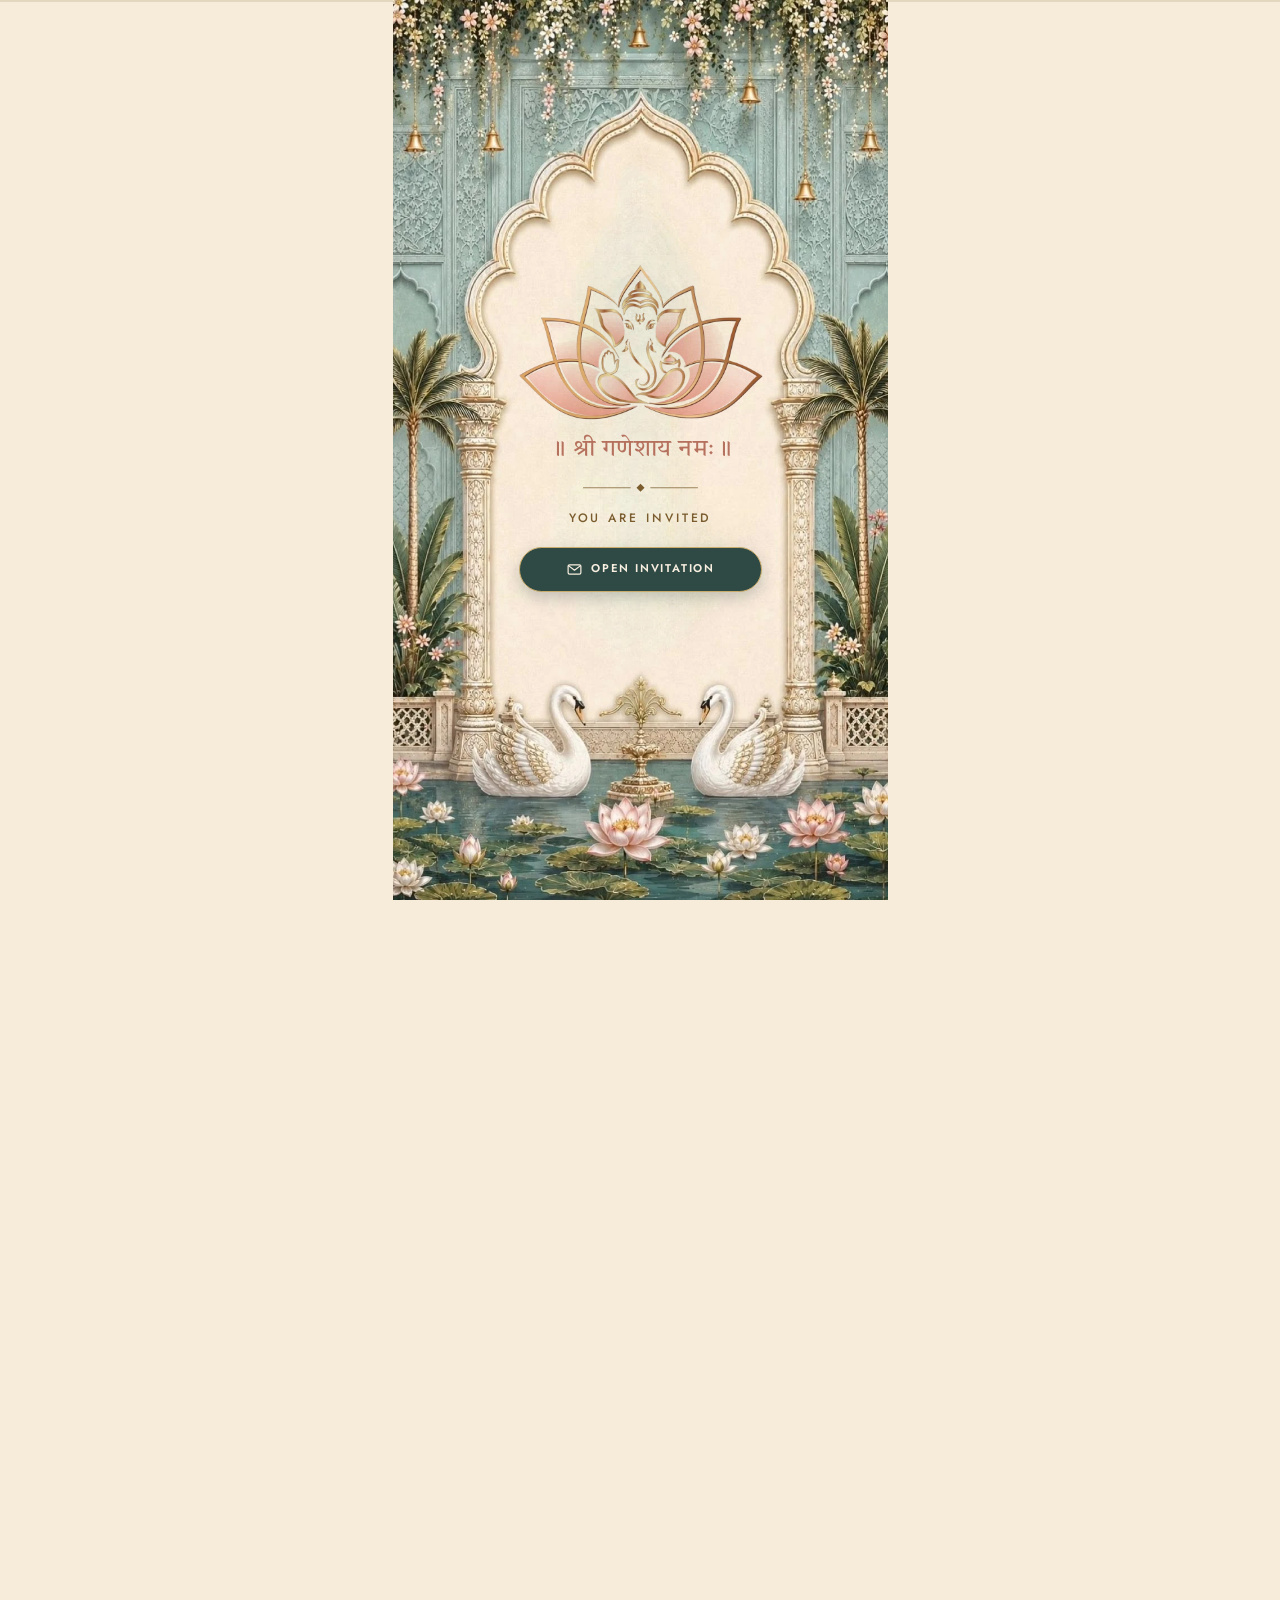
<file: index.html>
<!doctype html>
<html lang="en">
<head>
  <meta charset="utf-8">
  <meta name="viewport" content="width=device-width,initial-scale=1,viewport-fit=cover">
  <meta name="theme-color" content="#cfe0d6">
  <meta name="color-scheme" content="light">
  <title>Engagement of Vanshika &amp; Swastik</title>
  <meta name="description" content="A special invitation for you from the Khandelwal Family.">
  <link rel="canonical" href="https://vanshika-swastik-rsvp.vercel.app/">

  <!-- Open Graph: WhatsApp, Facebook, LinkedIn -->
  <meta property="og:type" content="website">
  <meta property="og:site_name" content="Vanshika &amp; Swastik">
  <meta property="og:url" content="https://vanshika-swastik-rsvp.vercel.app/">
  <meta property="og:title" content="Engagement of Vanshika &amp; Swastik">
  <meta property="og:description" content="A special invitation for you from the Khandelwal Family.">
  <meta property="og:image" content="https://vanshika-swastik-rsvp.vercel.app/assets/ganesha.webp">
  <meta property="og:image:secure_url" content="https://vanshika-swastik-rsvp.vercel.app/assets/ganesha.webp">
  <meta property="og:image:alt" content="The Vanshika and Swastik engagement invitation cover featuring Lord Ganesha and an Open Invitation design">
  <meta property="og:image:type" content="image/png">
  <meta property="og:image:width" content="1200">
  <meta property="og:image:height" content="630">

  <!-- Large preview metadata for platforms that support Twitter cards -->
  <meta name="twitter:card" content="summary_large_image">
  <meta name="twitter:title" content="Engagement of Vanshika &amp; Swastik">
  <meta name="twitter:description" content="A special invitation for you from the Khandelwal Family.">
  <meta name="twitter:image" content="https://vanshika-swastik-rsvp.vercel.app/assets/ganesha.webp">
  <meta name="twitter:image:alt" content="An elegant teal and ivory illustration from the Vanshika and Swastik engagement invitation">

  <link rel="preconnect" href="https://fonts.googleapis.com">
  <link rel="preconnect" href="https://fonts.gstatic.com" crossorigin>
  <link rel="preload" as="image" href="assets/arch-teal.webp" fetchpriority="high">
  <link rel="preload" as="image" href="assets/ganesha.webp">
  <link rel="preload" as="image" href="assets/lake-swans.webp">
  <link href="https://fonts.googleapis.com/css2?family=Cormorant+Garamond:ital,wght@0,300;0,400;0,500;0,600;1,300;1,400;1,500&family=Great+Vibes&family=Jost:wght@300;400;500;600&family=Tiro+Devanagari+Hindi&display=swap" rel="stylesheet">
  <link rel="stylesheet" href="style.css">
  <noscript><style>.cover{display:none!important}.reveal{opacity:1!important;transform:none!important}</style></noscript>
  <script src="config.js"></script>
</head>
<body>
  <svg width="0" height="0" style="position:absolute" aria-hidden="true" focusable="false">
    <defs>
      <symbol id="divider" viewBox="0 0 160 14">
        <g fill="none" stroke="currentColor" stroke-width="1" stroke-linecap="round">
          <path d="M2 7H66"/><path d="M94 7H158"/>
        </g>
        <path d="M80 1.5L85.5 7L80 12.5L74.5 7Z" fill="currentColor"/>
      </symbol>
      <symbol id="i-bell" viewBox="0 0 24 24">
        <g fill="none" stroke="currentColor" stroke-width="1.7" stroke-linecap="round" stroke-linejoin="round">
          <path d="M6.5 16.5V11a5.5 5.5 0 0 1 11 0v5.5l1.5 2H5Z"/>
          <path d="M10 21a2 2 0 0 0 4 0"/>
          <path d="M12 3v2"/>
        </g>
      </symbol>
      <symbol id="i-pin" viewBox="0 0 24 24">
        <g fill="none" stroke="currentColor" stroke-width="1.7" stroke-linecap="round" stroke-linejoin="round">
          <path d="M12 21.5s-6.5-5.6-6.5-11a6.5 6.5 0 0 1 13 0c0 5.4-6.5 11-6.5 11Z"/>
          <circle cx="12" cy="10.5" r="2.4"/>
        </g>
      </symbol>
      <symbol id="i-cal" viewBox="0 0 24 24">
        <g fill="none" stroke="currentColor" stroke-width="1.7" stroke-linecap="round" stroke-linejoin="round">
          <rect x="3.5" y="5" width="17" height="15.5" rx="2.5"/>
          <path d="M3.5 10h17M8 3v4M16 3v4M12 13v5M9.5 15.5h5"/>
        </g>
      </symbol>
      <symbol id="i-mail" viewBox="0 0 24 24">
        <g fill="none" stroke="currentColor" stroke-width="1.7" stroke-linecap="round" stroke-linejoin="round">
          <rect x="3" y="5.5" width="18" height="13" rx="2"/>
          <path d="M3.5 6.5l8.5 6.5 8.5-6.5"/>
        </g>
      </symbol>
    </defs>
  </svg>
  <div class="progress" aria-hidden="true"><span id="progress"></span></div>
  <audio id="music" src="assets/music.mp3" preload="auto" loop autoplay playsinline></audio>

  <!-- 1 · Cover -->
  <div class="cover art-teal" id="cover" role="dialog" aria-modal="true" aria-label="Engagement invitation">
    <div class="stage">
      <div class="door door-l"><span class="door-art"></span></div>
      <div class="door door-r"><span class="door-art"></span></div>
      <div class="safe">
        <div class="content">
          <img class="ganesha" src="assets/ganesha.webp" alt="Lord Ganesha seated on a lotus" width="738" height="470">
          <p class="mantra" lang="sa">॥ श्री गणेशाय नमः ॥</p>
          <svg class="divider" aria-hidden="true"><use href="#divider"/></svg>
          <p class="kicker">You are invited</p>
          <button class="btn btn-open" id="open" type="button"><svg class="icon" aria-hidden="true"><use href="#i-mail"/></svg><span>Open Invitation</span></button>
        </div>
      </div>
    </div>
  </div>

  <main class="invitation">
    <!-- 2 · The family invites you -->
    <section class="page art-new hero" id="beginning" aria-label="Engagement invitation">
      <div class="safe">
        <div class="content reveal">
          <p class="kicker">The Khandelwal Family</p>
          <p class="note">cordially invites you to the</p>
          <svg class="divider" aria-hidden="true"><use href="#divider"/></svg>
          <h1 class="event-title">Engagement of</h1>
          <h2 class="names stacked">Vanshika<span class="amp">&amp;</span>Swastik</h2>
        </div>
      </div>
      <a class="cue" href="#save-the-date"><span class="chevrons" aria-hidden="true"><i></i><i></i></span><span>Swipe up</span></a>
    </section>

    <!-- 3 · Save the date -->
    <section class="page art-teal dense" id="save-the-date" aria-label="Save the date">
      <div class="safe">
        <div class="content reveal">
          <p class="kicker">Save the date</p>
          <svg class="divider" aria-hidden="true"><use href="#divider"/></svg>
          <p class="weekday">Wednesday</p>
          <p class="bigdate">02</p>
          <p class="month">December 2026</p>
          <p class="time">5 PM onwards</p>
          <div class="countdown" id="countdown" aria-live="off"></div>
          <a class="btn" id="cal-main" href="#" role="button"><svg class="icon" aria-hidden="true"><use href="#i-cal"/></svg><span>Add to Calendar</span></a>
        </div>
      </div>
      <a class="cue" href="#celebration"><span class="chevrons" aria-hidden="true"><i></i><i></i></span><span>Swipe up</span></a>
    </section>

    <!-- 4 · Venue -->
    <section class="page art-frame" id="celebration" aria-label="Venue details">
      <div class="safe">
        <div class="content reveal">
          <p class="kicker">The Venue</p>
          <svg class="divider" aria-hidden="true"><use href="#divider"/></svg>
          <h2 class="venue-name"><span class="venue-brand">MYST</span> by The Zora</h2>
          <p class="venue-addr">Jawahar Lal Nehru Stadium<br>Lodhi Road<br>New Delhi</p>
          <a class="btn" href="https://www.google.com/maps/search/?api=1&amp;query=MYST+by+The+Zora+Jawahar+Lal+Nehru+Stadium+Lodhi+Road+New+Delhi" target="_blank" rel="noopener"><svg class="icon" aria-hidden="true"><use href="#i-pin"/></svg><span>Get Directions</span></a>
        </div>
      </div>
      <a class="cue" href="#closing"><span class="chevrons" aria-hidden="true"><i></i><i></i></span><span>Swipe up</span></a>
    </section>

    <!-- 5 · Closing -->
    <section class="page art-new closing" id="closing" aria-label="A closing note">
      <div class="safe">
        <div class="content reveal">
          <h2 class="headline">Come join us<br><em>&amp; bless the couple</em></h2>
          <svg class="divider" aria-hidden="true"><use href="#divider"/></svg>
          <div class="sign">
            <p class="note">With love and gratitude,</p>
            <h2 class="names inline">Sunita <span class="amp">&amp;</span> Vikrant</h2>
          </div>
          <div class="when-where">
            <p class="date-line">2 December 2026 · 5 PM</p>
            <p class="place-line">MYST by The Zora<br>New Delhi</p>
          </div>
        </div>
      </div>
    </section>
  </main>
  <script src="reminder.js"></script>
  <script src="script.js"></script>
</body>
</html>
</file>
<file: style.css>
:root{
  --serif:'Cormorant Garamond',Georgia,'Times New Roman',serif;
  --sans:'Jost',system-ui,-apple-system,'Segoe UI',sans-serif;
  --ink:#3a2e28;--soft:#6f5a4c;--ac:#7a5c2e;--line:rgba(122,92,46,.45);
  --btn-bg:#2f4a45;--btn-fg:#f8efe0;--btn-bd:#c9ab6b;
  --u:1svh;--col:min(100vw,calc(100svh * .55));
}
@supports (height:1cqh){.page,.cover{--u:1cqh}}
*{box-sizing:border-box;margin:0;padding:0}
html{scroll-behavior:smooth;scroll-snap-type:y mandatory;background:#161a18}
body{font-family:var(--sans);color:var(--ink);-webkit-font-smoothing:antialiased;text-rendering:optimizeLegibility}
h1,h2{font-weight:400}
.art-teal{--art:url(assets/arch-teal.webp);--ar:.624;--bw:.48;--bt:.25;--bb:.70}
.art-garden{--art:url(assets/garden-chandelier.webp);--ar:.555;--bw:.44;--bt:.44;--bb:.84}
.art-frame{--art:url(assets/frame-swans.webp);--ar:.565;--bw:.76;--bt:.15;--bb:.73}
/* Screens 2 and 5. To change this background: swap the file below, set --ar to the image's
   width/height, and tune --bw/--bt/--bb (the text box's width, top and bottom as fractions
   of the image) so the text sits inside the image's clear area. */
.art-new{--art:url(assets/lake-swans.webp);--ar:.5625;--bw:.58;--bt:.25;--bb:.68}
.invitation{width:var(--col);margin:0 auto;background:#f6ecd9}
.page{position:relative;overflow:hidden;height:100svh;container-type:size;background-color:#f6ecd9;background-image:var(--art),radial-gradient(ellipse at 50% 50%,#fff9ed,#e9d9c3);background-position:center;background-size:cover;background-repeat:no-repeat;scroll-snap-align:start;scroll-snap-stop:always}
.safe{position:absolute;left:0;right:0;top:calc(var(--bt)*100%);height:calc((var(--bb) - var(--bt))*100%);display:grid;place-items:center;text-align:center}
.content{width:min(calc(var(--bw)*var(--ar)*100*var(--u)),88%);display:flex;flex-direction:column;align-items:center;text-shadow:0 0 .7em rgba(255,247,234,.9),0 0 .25em rgba(255,247,234,.8)}
.kicker{font:500 max(10.5px,calc(var(--u)*1.4))/1.7 var(--sans);letter-spacing:.26em;text-transform:uppercase;color:var(--ac)}
.divider{display:block;width:calc(var(--u)*13);height:calc(var(--u)*1.5);margin:calc(var(--u)*2.2) auto;color:var(--ac);flex:none}
.names{font:300 calc(var(--u)*5)/1.04 var(--serif);letter-spacing:.02em;color:var(--ink);text-wrap:balance}
.names .amp{display:block;margin:calc(var(--u)*.4) 0;font:italic 400 .46em var(--serif);color:var(--ac)}
.headline{font:300 calc(var(--u)*5.2)/1.08 var(--serif);letter-spacing:.01em;color:var(--ink);margin-top:calc(var(--u)*1.2)}
.headline em{font-style:italic;font-weight:300;color:var(--ac)}
.lead{font:400 max(16px,calc(var(--u)*2.35))/1.55 var(--serif);color:var(--ink);max-width:22em}
.note{font:italic 400 max(16px,calc(var(--u)*2.2))/1.4 var(--serif);color:var(--soft)}
.date-line{font:500 max(11.5px,calc(var(--u)*1.5))/1.6 var(--sans);letter-spacing:.16em;text-transform:uppercase;color:var(--ink);margin-top:calc(var(--u)*1.6)}
.place-line{font:400 max(10.5px,calc(var(--u)*1.3))/1.6 var(--sans);letter-spacing:.24em;text-transform:uppercase;color:var(--soft);margin-top:calc(var(--u)*.6)}
.weekday{font:500 max(11px,calc(var(--u)*1.45)) var(--sans);letter-spacing:.32em;text-transform:uppercase;color:var(--ink)}
.bigdate{font:300 calc(var(--u)*9.4)/.95 var(--serif);color:var(--ink);margin-top:calc(var(--u)*.6)}
.month{font:italic 400 calc(var(--u)*3.2) var(--serif);letter-spacing:.05em;color:var(--ac)}
.time{font:500 max(12px,calc(var(--u)*1.7)) var(--sans);letter-spacing:.32em;text-indent:.32em;text-transform:uppercase;color:var(--ink);margin-top:calc(var(--u)*1.6)}
.countdown{display:flex;justify-content:center;gap:calc(var(--u)*2.4);width:100%;margin:calc(var(--u)*2.4) 0;padding:calc(var(--u)*1.4) 0;border-block:1px solid var(--line)}
.countdown div{font:400 calc(var(--u)*3.3)/1 var(--serif);color:var(--ink);min-width:2.2em}
.countdown small{display:block;margin-top:.35em;font:500 max(9px,calc(var(--u)*1.1)) var(--sans);letter-spacing:.18em;text-transform:uppercase;color:var(--soft)}
.countdown p{font:italic 400 calc(var(--u)*2.6) var(--serif);color:var(--ink)}
.venue-name{font:300 calc(var(--u)*4.6)/1.1 var(--serif);letter-spacing:.01em;color:var(--ink);text-wrap:balance}
.venue-addr{font:500 max(11.5px,calc(var(--u)*1.5))/1.9 var(--sans);letter-spacing:.2em;text-transform:uppercase;color:var(--ink);margin-top:calc(var(--u)*1.4)}
.venue-date{margin:calc(var(--u)*1.6) 0 calc(var(--u)*2.8)}
.btn{display:inline-flex;align-items:center;justify-content:center;gap:10px;min-height:max(46px,calc(var(--u)*5.6));padding:0 calc(var(--u)*3.4);border-radius:99px;border:1px solid var(--btn-bd);background:var(--btn-bg);color:var(--btn-fg);text-shadow:none;font:500 max(11px,calc(var(--u)*1.4))/1 var(--sans);letter-spacing:.15em;text-transform:uppercase;text-decoration:none;cursor:pointer;white-space:nowrap;box-shadow:0 8px 22px rgba(47,74,69,.28);transition:transform .2s ease,box-shadow .2s ease}
.btn:hover{transform:translateY(-2px);box-shadow:0 12px 26px rgba(47,74,69,.34)}
.btn:active{transform:translateY(0)}
.btn:focus-visible,.cue:focus-visible{outline:2px solid var(--ac);outline-offset:4px}
.icon{width:19px;height:19px;flex:none;color:currentColor}
.tight .headline{font-size:calc(var(--u)*3.9);margin-top:0}
.tight .names{font-size:calc(var(--u)*4.3)}
.tight .divider{margin:calc(var(--u)*1.7) auto}
.tight .note{font-size:max(15px,calc(var(--u)*2.1))}
.tight .kicker{letter-spacing:.17em;white-space:nowrap}
.closing .date-line{letter-spacing:.1em;white-space:nowrap}
.invites{margin-top:calc(var(--u)*.5)}
.note.of{margin:calc(var(--u)*.9) 0 calc(var(--u)*.7)}
.closing .lead{font-size:max(15px,calc(var(--u)*2.1))}
.closing .headline{font-size:calc(var(--u)*3.5)}
.cue{position:absolute;z-index:3;left:50%;bottom:calc(var(--u)*6);transform:translateX(-50%);display:flex;flex-direction:column;align-items:center;gap:4px;min-height:44px;color:var(--ac);text-decoration:none;text-shadow:0 0 .7em rgba(255,247,234,.95);font:500 max(10.5px,calc(var(--u)*1.35)) var(--sans);letter-spacing:.3em;text-transform:uppercase;white-space:nowrap}
.chevrons{display:flex;flex-direction:column;align-items:center;height:20px}
.chevrons i{width:9px;height:9px;margin-top:-3px;border-right:1.5px solid currentColor;border-bottom:1.5px solid currentColor;transform:rotate(45deg);animation:nudge 1.7s ease-in-out infinite}
.chevrons i:nth-child(2){animation-delay:.2s}
@keyframes nudge{0%,100%{transform:translateY(-3px) rotate(45deg);opacity:.3}50%{transform:translateY(3px) rotate(45deg);opacity:1}}
.cover{position:fixed;top:0;left:50%;z-index:100;width:var(--col);height:100svh;margin-left:calc(var(--col)/-2);overflow:hidden;container-type:size;overscroll-behavior:none;touch-action:none}
.cover[hidden]{display:none}
.door{position:absolute;top:0;bottom:0;width:50.3%;overflow:hidden;z-index:1;will-change:transform;transition:transform 1.5s cubic-bezier(.77,0,.18,1)}
.door-l{left:0}.door-r{right:0}
.door-art{position:absolute;top:0;bottom:0;width:var(--col);background-color:#f6ecd9;background-image:var(--art),radial-gradient(ellipse at 50% 50%,#fff9ed,#e9d9c3);background-position:center;background-size:cover;background-repeat:no-repeat}
.door-l .door-art{left:0}.door-r .door-art{right:0}
.cover .safe{z-index:3}
.cover .content{opacity:0;transition:opacity .9s ease .1s,transform .9s ease}
.cover.ready .content{opacity:1}
.cover.open .door-l{transform:translateX(-101%)}
.cover.open .door-r{transform:translateX(101%)}
.cover.open .content{opacity:0;transform:scale(1.05);pointer-events:none;transition-delay:0s}
.ganesha{display:block;height:calc(var(--u)*23);width:auto;aspect-ratio:240/288;filter:drop-shadow(0 .35em .7em rgba(122,92,46,.2))}
.mantra{margin-top:calc(var(--u)*.6);font:400 calc(var(--u)*3.3)/1.35 'Tiro Devanagari Hindi',var(--serif);color:var(--ink);white-space:nowrap}
.cover .divider{margin:calc(var(--u)*1.5) auto calc(var(--u)*1.7)}
.cover .kicker{margin-bottom:calc(var(--u)*2.6)}
.progress{position:fixed;z-index:60;top:0;left:0;width:100%;height:2px;background:rgba(122,92,46,.15);pointer-events:none}
.progress span{display:block;height:100%;width:0;background:#c9ab6b;transition:width .08s linear}
.reveal{opacity:0;transform:translateY(calc(var(--u)*2.4));transition:opacity 1s ease .2s,transform 1s cubic-bezier(.2,.7,.2,1) .2s}
.reveal.visible{opacity:1;transform:none}
@media(prefers-reduced-motion:reduce){html{scroll-behavior:auto}.reveal{opacity:1;transform:none;transition:none}.chevrons i{animation:none}.door,.cover .content{transition-duration:.01s;transition-delay:0s}}


/* Responsive viewport handling from the refreshed invitation. */
:root{--svh:100vh;--pageh:100vh}
@supports (height:100svh){:root{--svh:100svh;--pageh:100svh}}
@supports (height:100dvh){:root{--pageh:100dvh}}
:root{--now:var(--app-h,var(--pageh));--ph:max(var(--now),560px);--u:calc(max(var(--svh),560px)/100);--col:min(100vw,calc(max(var(--svh),560px)*.55))}
html{overscroll-behavior:none;overflow-x:hidden;-webkit-text-size-adjust:100%;text-size-adjust:100%}
html.locked{overflow:hidden}
.page{height:var(--ph);container-type:normal}
.cover{height:var(--now);overflow-x:hidden;overflow-y:auto;overscroll-behavior:contain;scrollbar-width:none;background:#f6ecd9}
.cover::-webkit-scrollbar{display:none}
.stage{height:max(100%,560px)}
.art-teal,.art-garden,.art-frame,.art-new{background-repeat:no-repeat}
.dense{--bt:.22;--bb:.75}
.dense .divider{margin:calc(var(--u)*1.4) auto}
.dense .bigdate{font-size:calc(var(--u)*8)}
.dense .time{margin-top:calc(var(--u)*.9)}
.dense .countdown{margin:calc(var(--u)*1.5) 0 calc(var(--u)*1.7);padding:calc(var(--u)*1) 0}
.dense .btn{min-height:max(42px,calc(var(--u)*5.6))}
.dense .link{min-height:40px;margin-top:calc(var(--u)*.2)}
.mantra-en{margin-top:calc(var(--u)*.3);font:italic 400 max(14px,calc(var(--u)*2)) var(--serif);letter-spacing:.02em;color:var(--soft)}
.cue{bottom:max(calc(var(--u)*4.5),calc(env(safe-area-inset-bottom) + 16px));gap:2px;min-height:48px;padding:calc(var(--u)*1.2) calc(var(--u)*3.4) calc(var(--u)*.7);border-radius:99px;border:1px solid #e6cc8e;background:#2f4a45;box-shadow:0 0 0 3px rgba(246,236,217,.6),0 8px 22px rgba(47,74,69,.45);color:#fff8ea;text-shadow:none;font:600 max(11.5px,calc(var(--u)*1.5)) var(--sans);letter-spacing:.26em;animation:bob 2.4s ease-in-out infinite}
.cue>span:first-child{padding-left:.26em}
@keyframes bob{0%,100%{transform:translate(-50%,0)}50%{transform:translate(-50%,-4px)}}
@media(max-height:559px){html{scroll-snap-type:y proximity}}
@media(prefers-reduced-motion:reduce){.cue{animation:none}}


/* Interaction and scroll stability refinements */
:root {
  --page-height: 100vh;
}
@supports (height: 100svh) {
  :root { --page-height: 100svh; }
}
html {
  scroll-behavior: smooth;
  scroll-snap-type: y proximity;
}
.page {
  height: var(--page-height);
  min-height: 0;
  scroll-snap-align: start;
  scroll-snap-stop: normal;
}
.invitation {
  opacity: 1;
  transition: opacity 1.35s ease;
}
html.invite-closed .invitation {
  opacity: 0;
}
.content {
  text-shadow: 0 1px 8px rgba(255, 247, 234, .22);
}
.cue {
  bottom: max(calc(var(--u) * 2.5), calc(env(safe-area-inset-bottom) + 8px));
  min-height: 24px;
  gap: 1px;
  padding: 2px 8px;
  border: 0;
  border-radius: 0;
  background: transparent;
  box-shadow: none;
  color: var(--ac);
  text-shadow: 0 1px 5px rgba(255, 247, 234, .75);
  font-size: max(6px, calc(var(--u) * .75));
  font-weight: 500;
  letter-spacing: .18em;
  animation: none;
}
.cue > span:first-child { padding-left: .18em; }
.chevrons { height: 10px; }
.chevrons i {
  width: 5px;
  height: 5px;
  margin-top: -2px;
  animation-duration: 2.2s;
}
@media (prefers-reduced-motion: reduce) {
  .invitation { transition: none; }
  .cue { animation: none; }
}


/* Final transition and one-screen navigation system */
html {
  scroll-snap-type: y mandatory;
  scroll-behavior: smooth;
  background: #f6ecd9;
}
body { background: #f6ecd9; }
.invitation {
  opacity: 1;
  transition: opacity 1.15s ease;
  touch-action: pan-x;
}
html.invite-closed .invitation { opacity: 0; }
.page {
  height: 100vh;
  height: 100svh;
  height: 100dvh;
  scroll-snap-align: start;
  scroll-snap-stop: always;
}
.cover {
  background-color: #f6ecd9;
  opacity: 1;
  transition: opacity .65s ease 1s;
}
.cover.open {
  pointer-events: none;
  opacity: 0;
}
.cover .door {
  transition-duration: 1.45s;
}
.cover.open .door-l { transform: translate3d(-101%,0,0); }
.cover.open .door-r { transform: translate3d(101%,0,0); }
.cover .content { transition: opacity .65s ease, transform .8s ease; }
.cover.open .content { opacity: 0; transform: scale(1.025); }
.content { text-shadow: 0 1px 7px rgba(255,247,234,.28); }
@media (prefers-reduced-motion: reduce) {
  html { scroll-behavior: auto; }
  .cover, .cover .door, .cover .content, .invitation, .reveal {
    transition-duration: .01ms !important;
    transition-delay: 0ms !important;
  }
}


/* Stable, gesture-driven page navigation */
html {
  scroll-snap-type: none !important;
  scroll-behavior: auto !important;
  overflow-y: auto;
}
html.locked { overflow: hidden !important; }
body { overflow-x: hidden; }
.invitation { touch-action: pan-x; }
.page {
  height: 100vh;
  height: 100svh;
  height: 100dvh;
  min-height: 0;
  scroll-snap-align: none !important;
  scroll-snap-stop: normal !important;
}
.cover {
  overflow: hidden !important;
  overscroll-behavior: none !important;
}
.cover .stage { height: 100%; min-height: 0; }
@media (prefers-reduced-motion: reduce) {
  html { scroll-behavior: auto !important; }
}


/* Typography hierarchy, cover motif and clearer buttons (Nov 2026 refresh)
   Level 1  names            — Great Vibes script, largest
   Level 2  event / headline — Cormorant Garamond, caps or large serif
   Level 3  kicker / labels  — Jost caps, small and spaced
   Level 4  connecting words — Cormorant italic, soft colour */
:root{--script:'Great Vibes','Pinyon Script',cursive;--rose:#b5715d}
.content{text-shadow:0 1px 10px rgba(255,247,234,.55)}
.kicker{font:500 max(11px,calc(var(--u)*1.35))/1.6 var(--sans);letter-spacing:.24em;text-transform:uppercase;color:var(--ac)}
.note{font:italic 400 max(15px,calc(var(--u)*2.05))/1.4 var(--serif);color:var(--soft)}
.event-title{font:500 max(17px,calc(var(--u)*2.6))/1.3 var(--serif);letter-spacing:.14em;text-indent:.14em;text-transform:uppercase;color:var(--ink);text-wrap:balance}
.event-title em{font-style:italic;text-transform:none;letter-spacing:0;color:var(--ac)}
.headline{font:400 calc(var(--u)*3.7)/1.12 var(--serif);color:var(--ink);margin:0}
.headline em{font-style:italic;font-weight:400;color:var(--ac)}
.names{font:400 calc(var(--u)*6.6)/1 var(--script);letter-spacing:0;color:#5a3b2a;text-wrap:balance}
.names .amp{display:block;margin:calc(var(--u)*.2) 0 calc(var(--u)*.5);font:italic 400 max(17px,calc(var(--u)*2.6))/1 var(--serif);color:var(--ac)}
.names.inline{white-space:nowrap;font-size:min(calc(var(--u)*5.4),11.5vw);margin:calc(var(--u)*.6) 0 calc(var(--u)*.4)}
.names.inline .amp{display:inline;margin:0 .12em;font-size:.48em;vertical-align:.18em}
.hero .note{margin-top:calc(var(--u)*.3)}
.hero .divider{margin:calc(var(--u)*1.8) auto}
.note.of{margin:calc(var(--u)*.6) 0 calc(var(--u)*1)}
.closing .headline{font-size:calc(var(--u)*3.6)}
.closing .note{margin-bottom:calc(var(--u)*.4)}
.closing .date-line{letter-spacing:.14em;white-space:nowrap;margin-top:calc(var(--u)*1.4)}

/* Cover: lotus Ganesha motif */
.ganesha{display:block;width:min(calc(var(--u)*37),92%);height:auto;aspect-ratio:738/470;filter:none}
.mantra{margin-top:calc(var(--u)*1.4);font:400 max(17px,calc(var(--u)*2.7))/1.35 'Tiro Devanagari Hindi',var(--serif);color:var(--rose);letter-spacing:.02em;white-space:nowrap}
.cover .divider{margin:calc(var(--u)*1.6) auto}
.cover .kicker{margin-bottom:calc(var(--u)*2.2)}
.hint{margin-top:calc(var(--u)*1.2);font:italic 400 max(13px,calc(var(--u)*1.7)) var(--serif);color:var(--soft)}

/* Buttons: solid, labelled with an icon, with a short helper line underneath */
.btn{gap:10px;font-weight:600;letter-spacing:.14em}
.btn .icon{width:20px;height:20px}
.link{display:inline-flex;align-items:center;min-height:40px;margin-top:calc(var(--u)*.4);font:500 max(12.5px,calc(var(--u)*1.55)) var(--sans);letter-spacing:.04em;color:var(--btn-bg);text-decoration:underline;text-decoration-color:rgba(47,74,69,.45);text-underline-offset:4px}
.link:hover{text-decoration-color:currentColor}
.link:focus-visible{outline:2px solid var(--ac);outline-offset:3px;border-radius:4px}
.btn-hint{margin-top:calc(var(--u)*1);font:400 max(12px,calc(var(--u)*1.45)) var(--sans);letter-spacing:.04em;color:var(--soft)}
.dense .btn{margin-top:calc(var(--u)*.2)}

/* Venue */
.venue-name{font:400 calc(var(--u)*4.4)/1.15 var(--serif);color:var(--ink)}
.venue-brand{font-weight:600;letter-spacing:.08em}
.venue-addr{font:500 max(11.5px,calc(var(--u)*1.45))/1.85 var(--sans);letter-spacing:.16em;margin:calc(var(--u)*1.6) 0 calc(var(--u)*3)}

/* Swipe prompt: readable, not a whisper */
.cue{bottom:max(calc(var(--u)*3),calc(env(safe-area-inset-bottom) + 12px));gap:3px;padding:6px 12px;min-height:44px;color:#5a3b2a;font:600 max(10.5px,calc(var(--u)*1.3)) var(--sans);letter-spacing:.24em;text-shadow:0 1px 6px rgba(255,247,234,.95)}
.cue>span:last-child{padding-left:.24em}
.cue>span:first-child{padding-left:0}
.chevrons{height:18px;justify-content:flex-end}
.chevrons i{width:9px;height:9px;margin-top:-4px;border-width:0 2px 2px 0;transform:rotate(225deg);animation:nudge-up 1.8s ease-in-out infinite}
.chevrons i:nth-child(2){animation-delay:.2s}
@keyframes nudge-up{0%,100%{transform:translateY(3px) rotate(225deg);opacity:.35}50%{transform:translateY(-3px) rotate(225deg);opacity:1}}
@media(prefers-reduced-motion:reduce){.btn::after,.chevrons i{animation:none;opacity:0}}

/* Compact buttons with a slow spotlight sweeping across them */
.btn{position:relative;overflow:hidden;isolation:isolate;min-height:max(40px,calc(var(--u)*4.8));padding:0 calc(var(--u)*2.6);gap:8px;font:600 max(10.5px,calc(var(--u)*1.25))/1 var(--sans);letter-spacing:.16em;box-shadow:0 6px 16px rgba(47,74,69,.26)}
.btn .icon{width:17px;height:17px}
.btn::after{content:"";position:absolute;z-index:-1;top:-20%;bottom:-20%;left:0;width:45%;background:linear-gradient(100deg,transparent 0%,rgba(255,236,190,0) 15%,rgba(255,236,190,.38) 50%,rgba(255,236,190,0) 85%,transparent 100%);transform:translateX(-140%) skewX(-18deg);animation:spotlight 3.6s ease-in-out infinite;pointer-events:none}
@keyframes spotlight{0%{transform:translateX(-140%) skewX(-18deg)}55%,100%{transform:translateX(330%) skewX(-18deg)}}
.btn-open::after{animation-delay:1.2s}
.cover .kicker{margin-bottom:calc(var(--u)*2)}
.hero .event-title{font-size:max(17px,calc(var(--u)*2.6));letter-spacing:.12em;text-indent:.12em;white-space:nowrap;margin-bottom:calc(var(--u)*1.6)}
.link{margin-top:calc(var(--u)*.2)}
.art-frame{--bt:.19;--bb:.70}
.dense .btn{min-height:max(40px,calc(var(--u)*4.8))}

/* One button size everywhere */
.btn,.dense .btn{box-sizing:border-box;width:clamp(220px,calc(var(--u)*27),calc(100vw - 64px));max-width:none;flex:none;min-height:0;height:max(44px,calc(var(--u)*5));padding:0 16px;margin-top:0}
.venue-addr{margin-bottom:calc(var(--u)*2.6)}

/* Venue address in the italic serif used for connecting lines */
.venue-addr{font:italic 400 max(16px,calc(var(--u)*2.3))/1.45 var(--serif);letter-spacing:.01em;text-transform:none;color:var(--soft);margin:calc(var(--u)*1.8) 0 calc(var(--u)*3)}

/* Closing: three clear groups — headline, sign-off, when & where — with room between them */
.closing{--bt:.2;--bb:.74}
.closing .content{gap:0}
.closing .headline{font-size:calc(var(--u)*3.9);line-height:1.18}
.closing .divider{margin:calc(var(--u)*3) auto}
.closing .sign{display:flex;flex-direction:column;align-items:center}
.closing .sign .note{margin:0 0 calc(var(--u)*1)}
.closing .names.inline{margin:0}
.closing .when-where{display:flex;flex-direction:column;align-items:center;margin-top:calc(var(--u)*4);padding-top:calc(var(--u)*2.4);border-top:1px solid var(--line);width:min(100%,calc(var(--u)*26))}
.closing .date-line{margin:0;letter-spacing:.16em}
.closing .place-line{margin-top:calc(var(--u)*1);line-height:1.9}

/* Roomier layout (Nov 13): larger invite line, spread-out save-the-date, bigger address, airier sign-off */
/* Screen 2 — family invites you */
.hero{--bt:.21;--bb:.72;--bw:.68}
.hero .kicker{font-size:max(13.5px,calc(var(--u)*1.75));letter-spacing:.11em;text-indent:.11em;white-space:nowrap;color:var(--ac)}
.hero .note{font-size:max(19px,calc(var(--u)*2.7));margin-top:calc(var(--u)*1.1)}
.hero .divider{margin:calc(var(--u)*3) auto}
.hero .event-title{margin-bottom:calc(var(--u)*2.6)}
.hero .names .amp{margin:calc(var(--u)*.6) 0 calc(var(--u)*.9)}

/* Screen 3 — save the date (button must clear the swans, which start ~75% down the art) */
.dense{--bt:.215;--bb:.725}
.dense .kicker{font-size:max(12px,calc(var(--u)*1.5))}
.dense .divider{margin:calc(var(--u)*2) auto}
.dense .bigdate{font-size:calc(var(--u)*8);margin-top:calc(var(--u)*1)}
.dense .month{margin-top:calc(var(--u)*.6)}
.dense .time{margin-top:calc(var(--u)*1.7)}
.dense .countdown{margin:calc(var(--u)*2.2) 0 calc(var(--u)*2.6);padding:calc(var(--u)*1.3) 0}

/* Screen 4 — venue address */
.venue-addr{font-size:max(19px,calc(var(--u)*2.8));line-height:1.5;margin:calc(var(--u)*2.2) 0 calc(var(--u)*3.4)}

/* Screen 5 — sign-off */
.closing .sign .note{font-size:max(17px,calc(var(--u)*2.45));margin:0 0 calc(var(--u)*2.2)}
@media (max-height:600px){
  .dense .divider{margin:calc(var(--u)*1.4) auto}
  .dense .time{margin-top:calc(var(--u)*1.2)}
  .dense .countdown{margin:calc(var(--u)*1.6) 0 calc(var(--u)*1.8);padding:calc(var(--u)*1) 0}
}

/* Swipe prompt on every screen but the last: a soft cream pill with upward chevrons,
   noticeable over the artwork without competing with the buttons */
.cue{bottom:max(calc(var(--u)*2.6),calc(env(safe-area-inset-bottom) + 12px));gap:1px;min-height:0;padding:7px 18px 8px;border:1px solid rgba(201,171,107,.8);border-radius:99px;background:rgba(255,248,234,.82);-webkit-backdrop-filter:blur(6px);backdrop-filter:blur(6px);box-shadow:0 4px 14px rgba(58,46,40,.18);color:#5a3b2a;text-shadow:none;font:600 max(9.5px,calc(var(--u)*1.15)) var(--sans);letter-spacing:.22em;animation:bob 2.8s ease-in-out infinite}
.cue>span:last-child{padding-left:.22em}
.chevrons{height:14px}
.chevrons i{width:7px;height:7px;margin-top:-3px;border-width:0 1.75px 1.75px 0}
@media(prefers-reduced-motion:reduce){.cue{animation:none}.chevrons i{animation:none;opacity:1}.chevrons i:nth-child(2){opacity:.5}}
</file>
